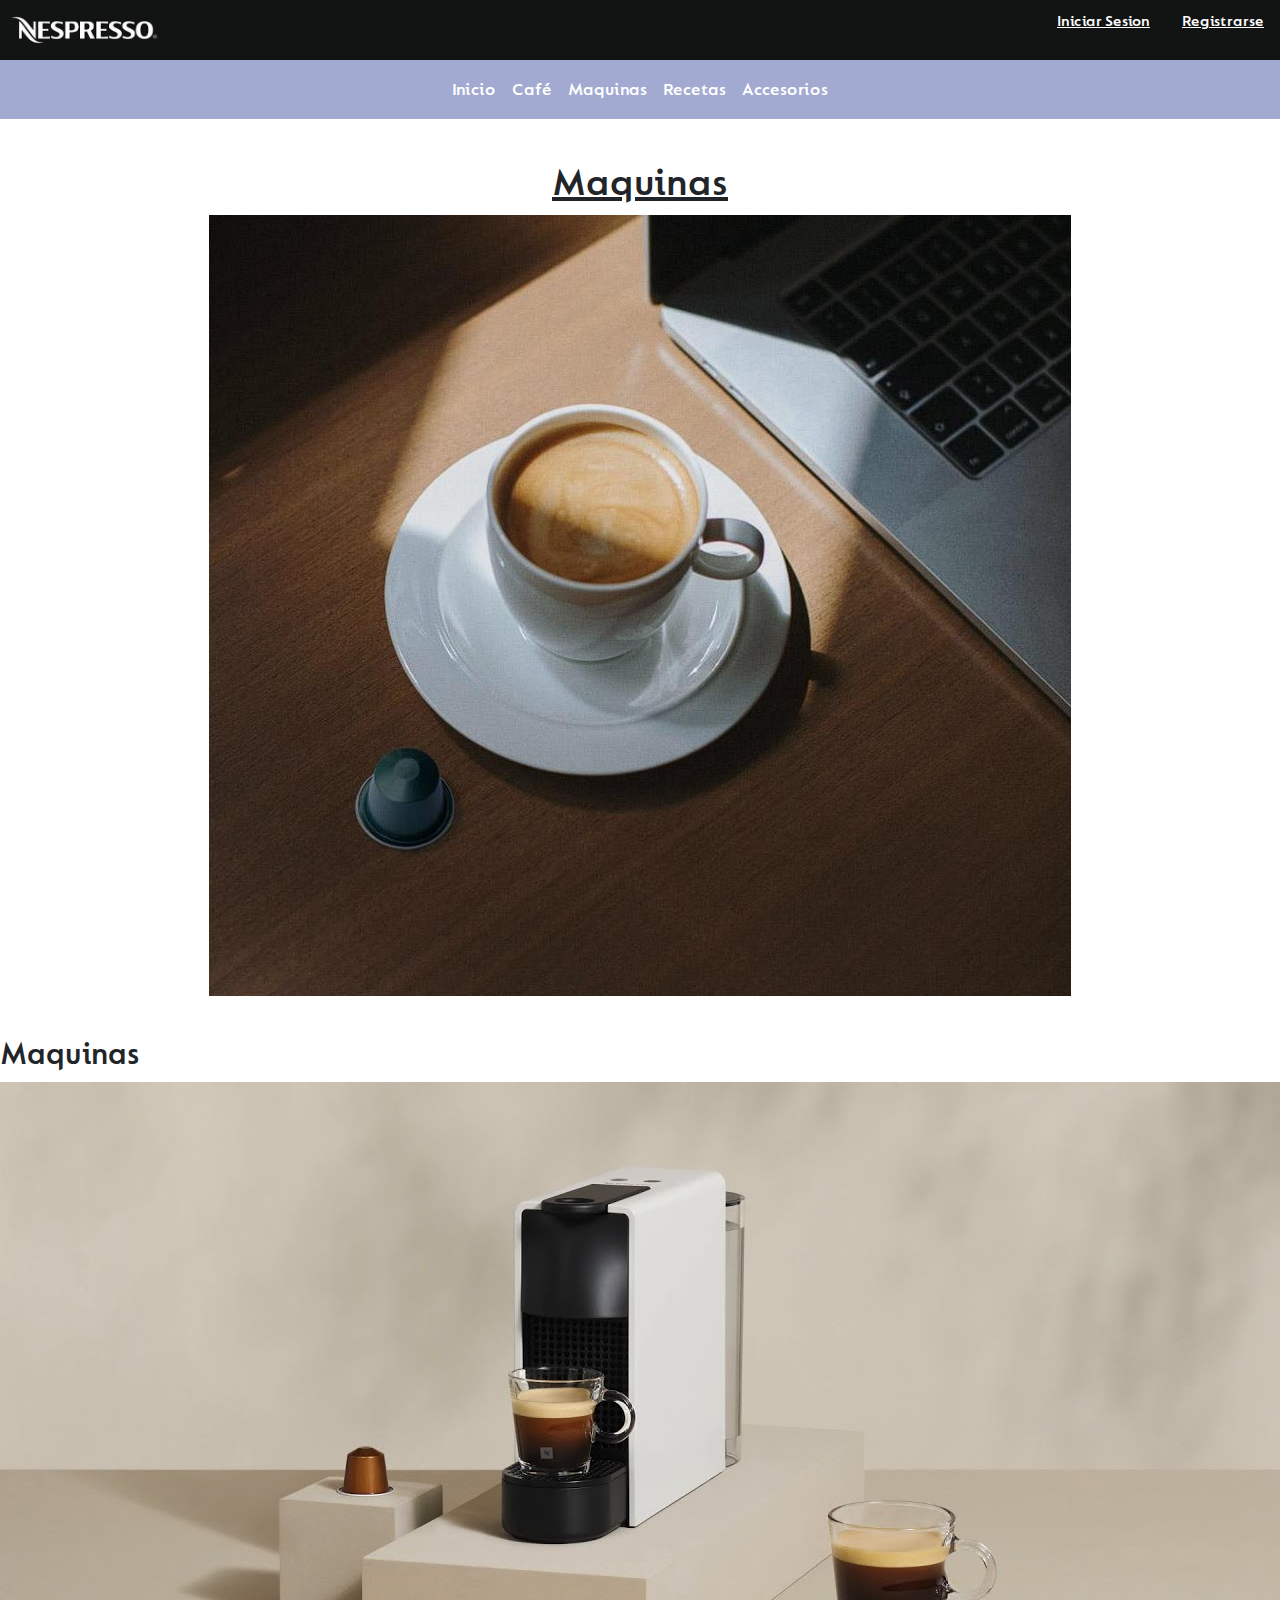
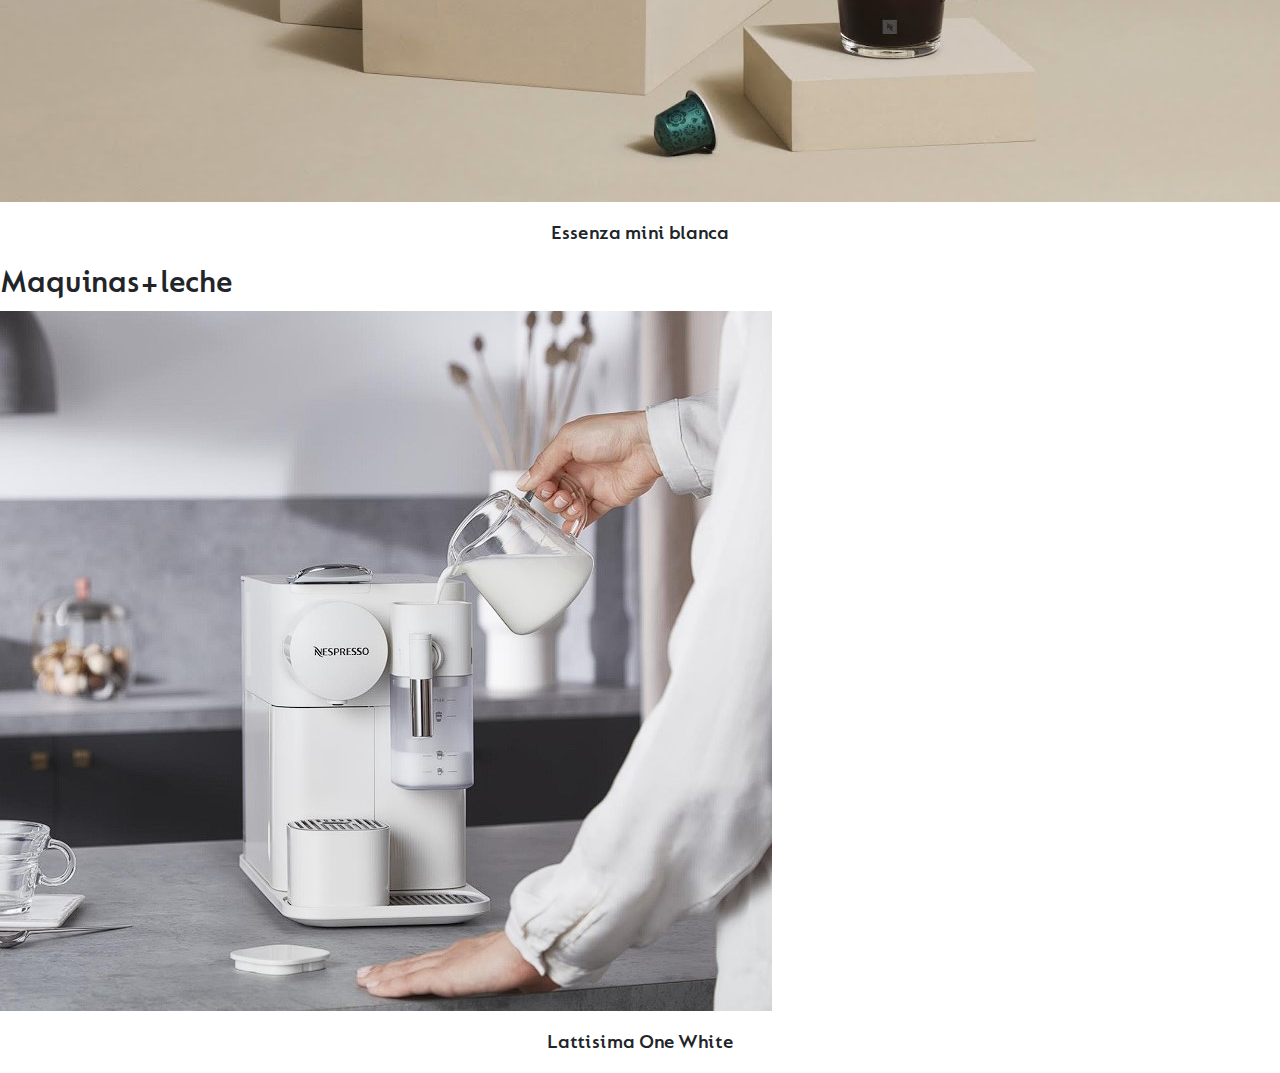
<file: secciones/maquinas.html>
<!doctype html>
<html lang="en">

<head>
    <meta charset="utf-8">
    <meta name="viewport" content="width=device-width, initial-scale=1">
    <title>Máquinas</title>
    <link href="https://cdn.jsdelivr.net/npm/bootstrap@5.3.3/dist/css/bootstrap.min.css" rel="stylesheet"
        integrity="sha384-QWTKZyjpPEjISv5WaRU9OFeRpok6YctnYmDr5pNlyT2bRjXh0JMhjY6hW+ALEwIH" crossorigin="anonymous">
    <link rel="stylesheet" href="../css/estilo.css">
</head>




<body>

    <!------ ENCABEZADO------->
    <header class="encabezado">



        <div class="inicio-sesion">
            <!-- Logo Nespresso -->
            <a href="../index.html">
                <img src="../recursos/logo-nespresso-dos.jfif" alt="Logo Nespresso">
            </a>
            <!-- Iniciar Sesion - Registrarse -->
            <ul>
                <li>Iniciar Sesion</li>
                <li>Registrarse</li>
            </ul>
        </div class="inicio-sesion">


        <nav class="navegacion">


            <!-- Lista con nav -->

            <nav class="navbar navbar-expand-lg">
                <div class="container-fluid">

                    <!-- Menú hamburguesa -->
                    <button class="navbar-toggler" type="button" data-bs-toggle="collapse" data-bs-target="#navbarNav"
                        aria-controls="navbarNav" aria-expanded="false" aria-label="Toggle navigation">
                        <span class="navbar-toggler-icon"></span>
                    </button>

                    <!-- Lista de enlaces -->
                    <div class="collapse navbar-collapse" id="navbarNav">
                        <ul class="navbar-nav">
                            <li class="nav-item">
                                <a class="nav-link active text-white" aria-current="page"
                                    href="../index.html">Inicio</a>
                            </li>
                            <li class="nav-item">
                                <a class="nav-link text-white" href="../secciones/cafe.html">Café</a>
                            </li>
                            <li class="nav-item">
                                <a class="nav-link text-white" href="../secciones/maquinas.html">Maquinas</a>
                            </li>
                            <li class="nav-item">
                                <a class="nav-link text-white" href="../secciones/recetas.html">Recetas</a>
                            </li>
                            <li class="nav-item">
                                <a class="nav-link text-white" href="../secciones/accesorios.html">Accesorios</a>
                            </li>
                        </ul>
                    </div>
                </div>
            </nav>
    </header>

    <section class="seccion-maquinas">
        <article class="maquinas-01">
            <h1>Maquinas</h1>
            <img src="../recursos/Cafenespresso.jpg" alt="cafe taza nespresso">
        </article>

        <article class="maquinas-02">
            <h2>Maquinas</h2>
            <img src="../recursos/essenzaminiblanca.jpg" alt="Modelo Essenza Mini Blanca">
            <br>
            <p>Essenza mini blanca</p>
        </article>

        <article class="maquinas-03">
            <h2>Maquinas+leche</h2>
            <img src="../recursos/latissima-one.jpg" alt="Modelo Latissima One">
            <br>
            <p>Lattisima One White</p>
        </article>
    </section>


        <!-- java -->
        <script src="https://cdn.jsdelivr.net/npm/bootstrap@5.3.3/dist/js/bootstrap.bundle.min.js"
        integrity="sha384-YvpcrYf0tY3lHB60NNkmXc5s9fDVZLESaAA55NDzOxhy9GkcIdslK1eN7N6jIeHz"
        crossorigin="anonymous"></script>
</body>
</body>

</html>
</file>
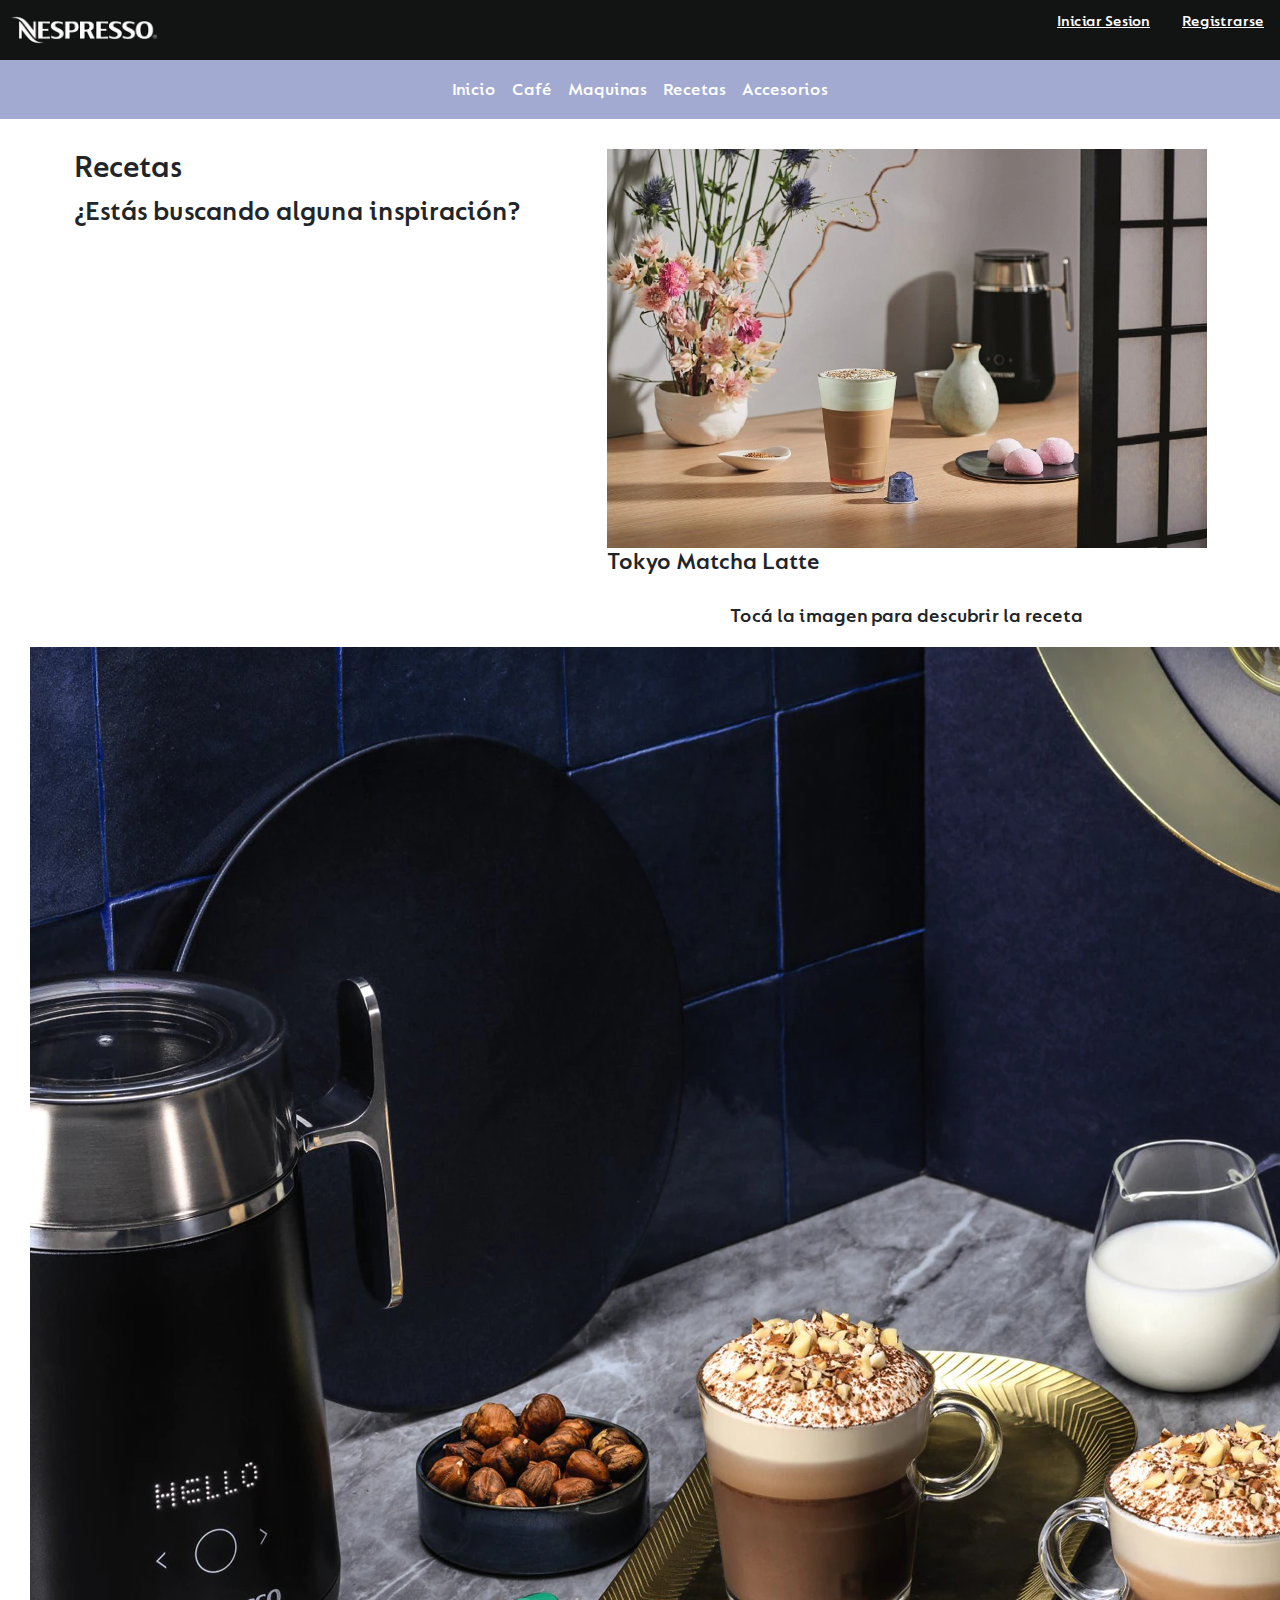
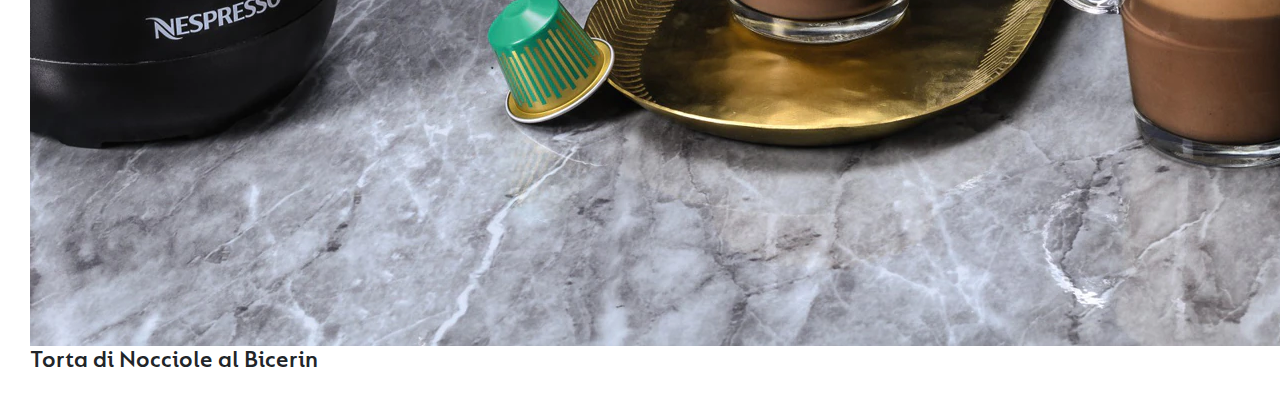
<file: secciones/recetas.html>
<!doctype html>
<html lang="en">

<head>
    <meta charset="utf-8">
    <meta name="viewport" content="width=device-width, initial-scale=1">
    <title>Recetas</title>
    <link href="https://cdn.jsdelivr.net/npm/bootstrap@5.3.3/dist/css/bootstrap.min.css" rel="stylesheet"
        integrity="sha384-QWTKZyjpPEjISv5WaRU9OFeRpok6YctnYmDr5pNlyT2bRjXh0JMhjY6hW+ALEwIH" crossorigin="anonymous">
    <link rel="stylesheet" href="../css/estilo.css">
</head>




<body>

    <!------ ENCABEZADO------->
    <header class="encabezado">



        <div class="inicio-sesion">
            <!-- Logo Nespresso -->
            <a href="../index.html">
                <img src="../recursos/logo-nespresso-dos.jfif" alt="Logo Nespresso">
            </a>
            <!-- Iniciar Sesion - Registrarse -->
            <ul>
                <li>Iniciar Sesion</li>
                <li>Registrarse</li>
            </ul>
        </div class="inicio-sesion">


        <nav class="navegacion">


            <!-- Lista con nav -->

            <nav class="navbar navbar-expand-lg">
                <div class="container-fluid">

                    <!-- Menú hamburguesa -->
                    <button class="navbar-toggler" type="button" data-bs-toggle="collapse" data-bs-target="#navbarNav"
                        aria-controls="navbarNav" aria-expanded="false" aria-label="Toggle navigation">
                        <span class="navbar-toggler-icon"></span>
                    </button>

                    <!-- Lista de enlaces -->
                    <div class="collapse navbar-collapse" id="navbarNav">
                        <ul class="navbar-nav">
                            <li class="nav-item">
                                <a class="nav-link active text-white" aria-current="page" href="../index.html">Inicio</a>
                            </li>
                            <li class="nav-item">
                                <a class="nav-link text-white" href="../secciones/cafe.html">Café</a>
                            </li>
                            <li class="nav-item">
                                <a class="nav-link text-white" href="../secciones/maquinas.html">Maquinas</a>
                            </li>
                            <li class="nav-item">
                                <a class="nav-link text-white" href="../secciones/recetas.html">Recetas</a>
                            </li>
                            <li class="nav-item">
                                <a class="nav-link text-white" href="../secciones/accesorios.html">Accesorios</a>
                            </li>
                        </ul>
                    </div>
                </div>
            </nav>


            <!-- Banner -->
        </nav>
    </header>

    <section class="seccion-recetas">
        <article class="recetas-01">
            <h2>Recetas</h2>
            <h3>¿Estás buscando alguna inspiración?</h3>
        </article>

        <article class="recetas-02">
            <a href="./tokyomatcha.html">
                <img src="../recursos/tokyo-matcha-latte.png" alt="tokyo-matcha-latte">
            </a href="./tokyomatcha.html">
            <h4>Tokyo Matcha Latte</h4>
            <p>Tocá la imagen para descubrir la receta</p>
        </article>

        <article class="recetas-03">
            <img src="../recursos/receta-nocchiole.png" alt="receta nocciole">
            <h4>Torta di Nocciole al Bicerin</h4>
        </article>
    </section>


        <!-- java -->
        <script src="https://cdn.jsdelivr.net/npm/bootstrap@5.3.3/dist/js/bootstrap.bundle.min.js"
        integrity="sha384-YvpcrYf0tY3lHB60NNkmXc5s9fDVZLESaAA55NDzOxhy9GkcIdslK1eN7N6jIeHz"
        crossorigin="anonymous"></script>
</body>
</body>

</html>
</file>
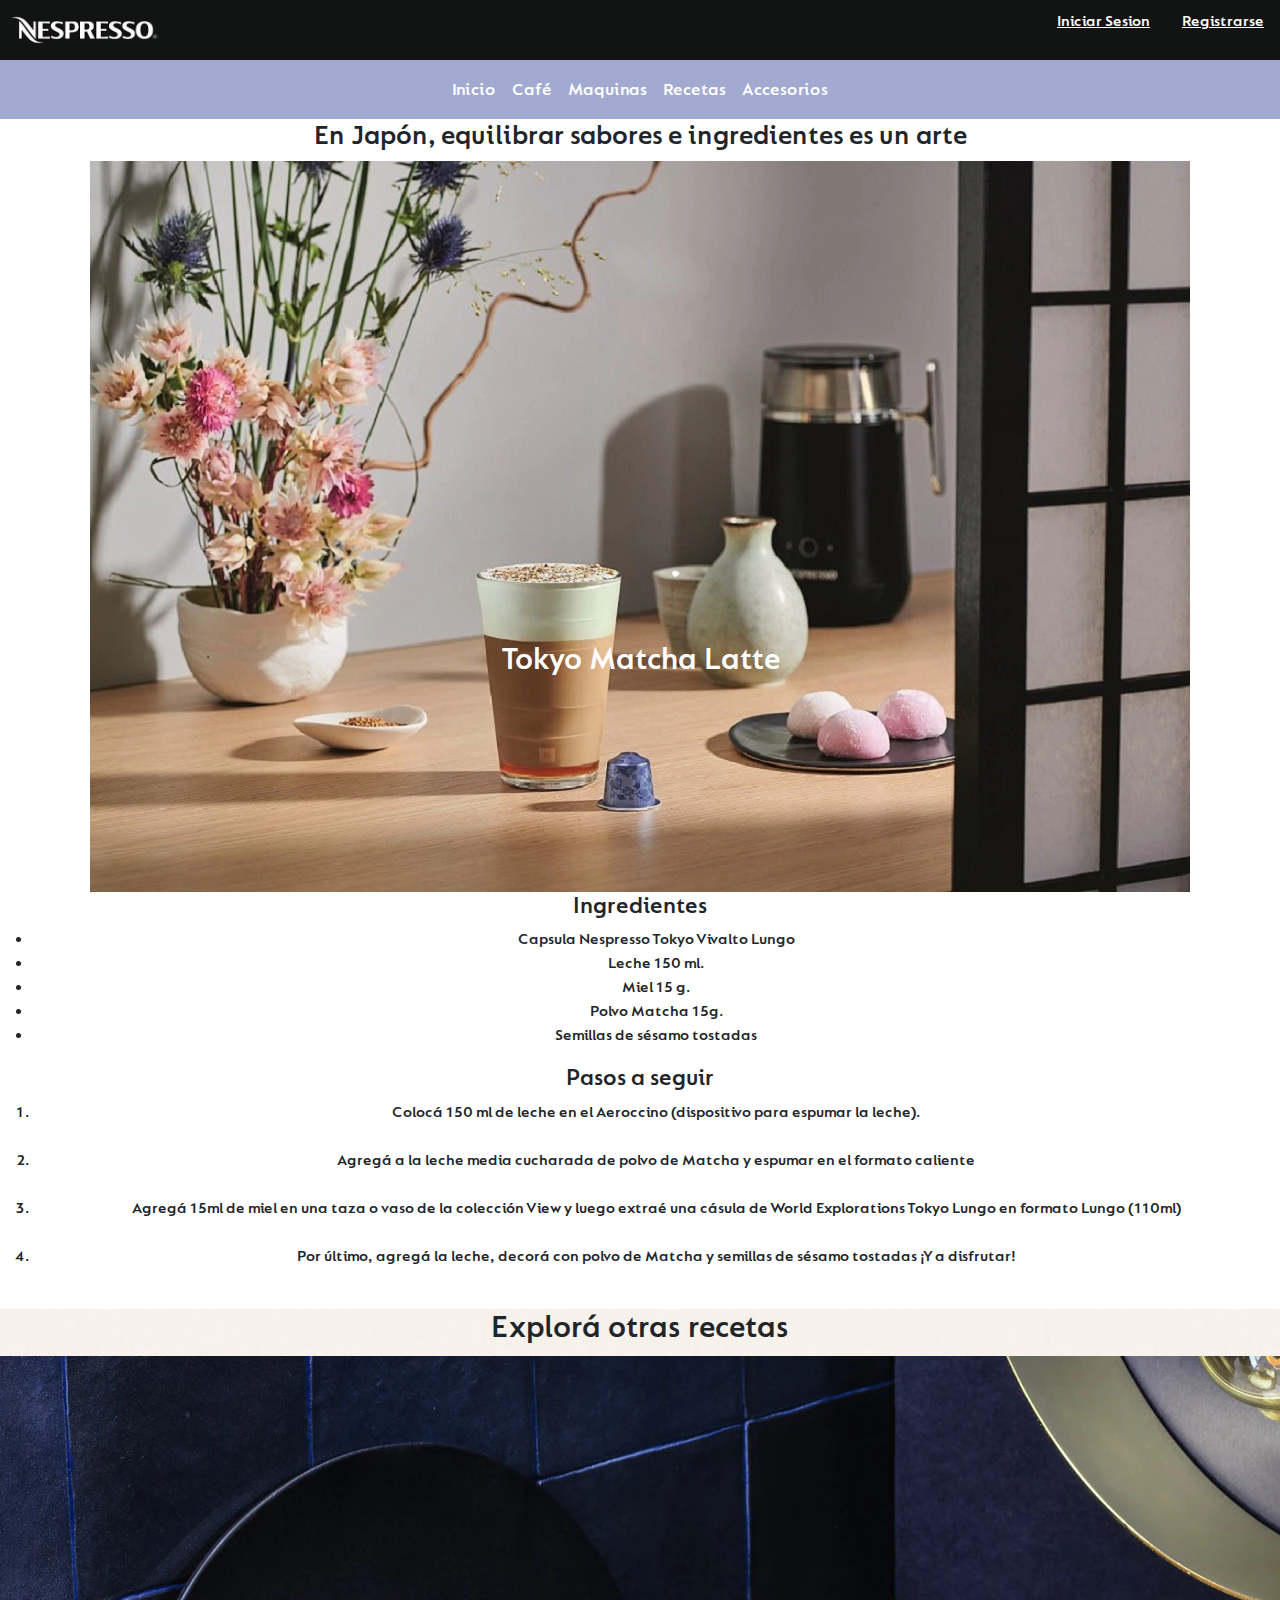
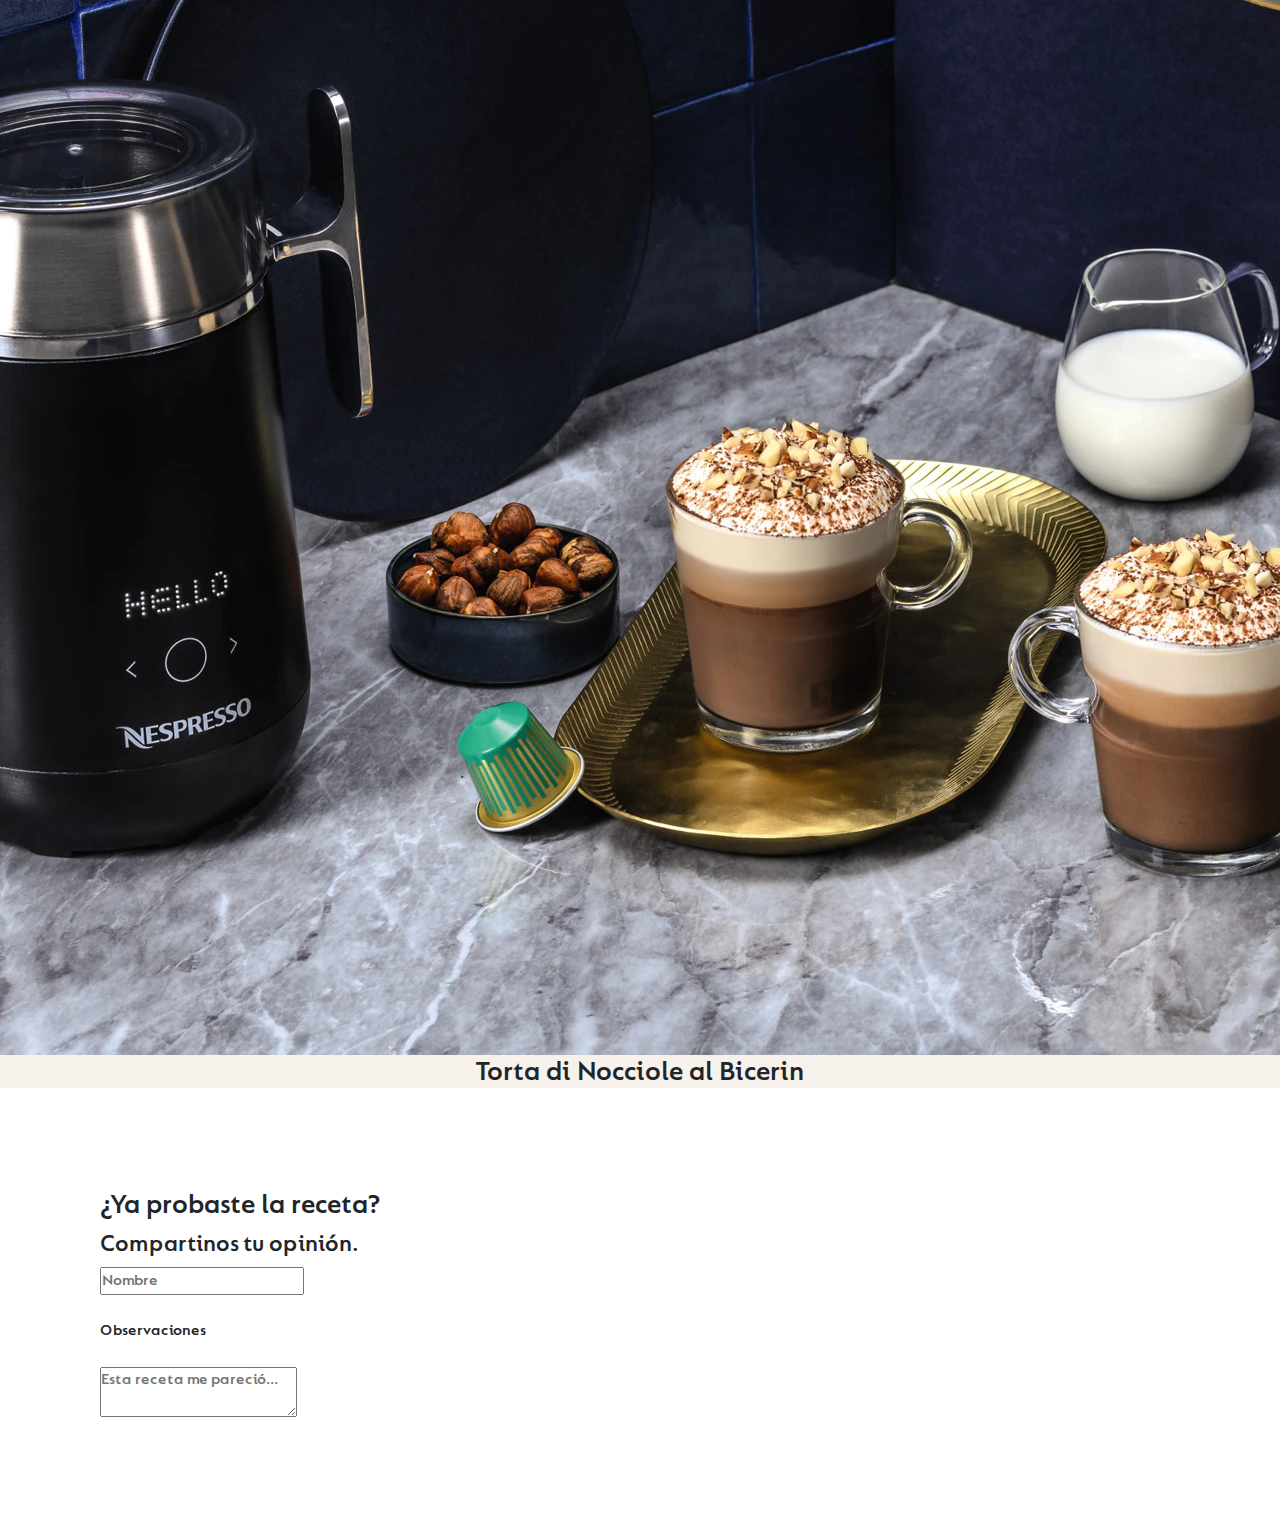
<file: secciones/tokyomatcha.html>
<!doctype html>
<html lang="en">

<head>
    <meta charset="utf-8">
    <meta name="viewport" content="width=device-width, initial-scale=1">
    <title>Recetas</title>
    <link href="https://cdn.jsdelivr.net/npm/bootstrap@5.3.3/dist/css/bootstrap.min.css" rel="stylesheet"
        integrity="sha384-QWTKZyjpPEjISv5WaRU9OFeRpok6YctnYmDr5pNlyT2bRjXh0JMhjY6hW+ALEwIH" crossorigin="anonymous">
    <link rel="stylesheet" href="../css/estilo.css">
</head>




<body>

    <!------ ENCABEZADO------->
    <header class="encabezado">



        <div class="inicio-sesion">
            <!-- Logo Nespresso -->
            <a href="../index.html">
                <img src="../recursos/logo-nespresso-dos.jfif" alt="Logo Nespresso">
            </a>
            <!-- Iniciar Sesion - Registrarse -->
            <ul>
                <li>Iniciar Sesion</li>
                <li>Registrarse</li>
            </ul>
        </div class="inicio-sesion">


        <nav class="navegacion">


            <!-- Lista con nav -->

            <nav class="navbar navbar-expand-lg">
                <div class="container-fluid">

                    <!-- Menú hamburguesa -->
                    <button class="navbar-toggler" type="button" data-bs-toggle="collapse" data-bs-target="#navbarNav"
                        aria-controls="navbarNav" aria-expanded="false" aria-label="Toggle navigation">
                        <span class="navbar-toggler-icon"></span>
                    </button>

                    <!-- Lista de enlaces -->
                    <div class="collapse navbar-collapse" id="navbarNav">
                        <ul class="navbar-nav">
                            <li class="nav-item">
                                <a class="nav-link active text-white" aria-current="page" href="../index.html">Inicio</a>
                            </li>
                            <li class="nav-item">
                                <a class="nav-link text-white" href="../secciones/cafe.html">Café</a>
                            </li>
                            <li class="nav-item">
                                <a class="nav-link text-white" href="../secciones/maquinas.html">Maquinas</a>
                            </li>
                            <li class="nav-item">
                                <a class="nav-link text-white" href="../secciones/recetas.html">Recetas</a>
                            </li>
                            <li class="nav-item">
                                <a class="nav-link text-white" href="../secciones/accesorios.html">Accesorios</a>
                            </li>
                        </ul>
                    </div>
                </div>
            </nav>


            <!-- Banner -->
        </nav>
    </header>

    <section class="seccion-tokyo">
        <article class="tokyo-01">
            <h2>Tokyo Matcha Latte</h2>
            <h3>En Japón, equilibrar sabores e ingredientes es un arte</h3>
            <img src="../recursos/tokyo-matcha-latte.png" alt="Receta Tokyo Matcha Latte">
        </article>

        <article class="tokyo-02">
            <h4>Ingredientes</h4>
            <ul>
                <li>
                    Capsula Nespresso Tokyo Vivalto Lungo
                </li>
                <li>
                    Leche 150 ml.
                </li>
                <li>
                    Miel 15 g.
                </li>
                <li>
                    Polvo Matcha 15g.
                </li>
                <li>
                    Semillas de sésamo tostadas
                </li>
            </ul>
        </article>
        <article class="tokyo-03">
            <h4>Pasos a seguir</h4>
            <ol>
                <li>
                    Colocá 150 ml de leche en el Aeroccino (dispositivo para espumar la leche).
                    <br>
                    <br>
                </li>
                <li>
                    Agregá a la leche media cucharada de polvo de Matcha y espumar en el formato caliente
                    <br>
                    <br>
                </li>
                <li>
                    Agregá 15ml de miel en una taza o vaso de la colección View y luego extraé una cásula de World
                    Explorations Tokyo Lungo en formato Lungo (110ml)
                    <br>
                    <br>
                </li>
                <li>Por último, agregá la leche, decorá con polvo de Matcha y semillas de sésamo tostadas ¡Y a
                    disfrutar!
                    <br>
                    <br>
                </li>
            </ol>
        </article>
    </section>

    <section class="seccion-tokyo-02">
        <article class="tokyo-01">
            <h2>Explorá otras recetas</h2>
            <img src="../recursos/receta-nocchiole.png" alt="Receta nocchiole">
            <h3>Torta di Nocciole al Bicerin</h3>
        </article>
    </section>

    <section class="seccion-tokyo-03">
        <article class="tokyo-02">
            <h3>¿Ya probaste la receta?</h3>
            <h4>Compartinos tu opinión.</h4>
            <form action="#">
                <input type="text" placeholder="Nombre"><br> <br>
                <label for="Observaciones"> Observaciones <br> <br>
                    <textarea placeholder="Esta receta me pareció..."></textarea>
                </label>
        </article>
    </section>
</body>

</html>
</file>
<file: css/estilo.css>
@charset "UTF-8";
@font-face {
  font-family: "LS Lucas Pro Black";
  src: url(../recursos/fuentes/FSLucasPro-Black.ttf); }

@font-face {
  font-family: "LS Lucas Pro Semi Bd";
  src: url(../recursos/fuentes/FSLucasPro-SemiBd.ttf); }

@font-face {
  font-family: "LS Lucas Pro Regular";
  src: url(../recursos/fuentes/FSLucasPro-Regular.ttf); }

@font-face {
  font-family: "LS Lucas Pro Italic";
  src: url(../recursos/fuentes/FSLucasPro-Italic.ttf); }

* {
  margin: 0;
  padding: 0;
  box-sizing: border-box;
  font-family: "LS Lucas Pro Semi Bd"; }

.seccion-maquinas .maquinas-texto {
  background-color: #E6E6E6;
  color: white; }

@keyframes mover {
  0% {
    transform: translateX(0); }
  50% {
    transform: translateX(50px); }
  100% {
    transform: translateX(0); } }

/* ENCABEZADO */
.encabezado {
  background-color: #A2AAD1;
  color: #E6E6E6; }
  .encabezado .inicio-sesion {
    display: flex;
    text-decoration: underline;
    align-items: center;
    flex-direction: row;
    background-color: #121413;
    color: white;
    justify-content: space-between; }
    .encabezado .inicio-sesion a img {
      height: 60px; }
    .encabezado .inicio-sesion ul {
      display: flex;
      list-style: none; }
      .encabezado .inicio-sesion ul li {
        padding: 0 1rem; }
  .encabezado .navegacion {
    display: flex;
    justify-content: center;
    margin: 0;
    padding: 0;
    font-size: large; }

.index h1 {
  font-family: "LS Lucas Pro Black";
  text-align: center; }

.index .banner {
  margin: 0; }
  .index .banner img {
    margin: 1rem 0;
    width: 100vw; }
  .index .banner div {
    font-family: "LS Lucas Pro Italic";
    position: absolute;
    bottom: 120px;
    right: 100px;
    color: #E6E6E6;
    padding-left: 560px;
    padding-right: 450px;
    text-align: center; }

.index .seccion-02 {
  display: grid;
  grid-template-columns: 1fr 1fr 1fr;
  grid-template-rows: repeat(1, 600px);
  grid-template-areas: "imagen-01 imagen-02 imagen-03";
  max-width: 1500px;
  margin: auto; }
  .index .seccion-02 article {
    grid-area: imagen-01;
    background-image: url("../recursos/cereza-cafe.jpg");
    background-size: cover;
    color: white; }
    .index .seccion-02 article :hover {
      color: #304255;
      transition: all .3s; }
  .index .seccion-02 .imagen-02 {
    grid-area: imagen-02;
    background-image: url("../recursos/latissima-one.jpg");
    color: white;
    background-size: cover; }
    .index .seccion-02 .imagen-02 :hover {
      color: #304255;
      transition: all .3s; }
  .index .seccion-02 .imagen-03 {
    grid-area: imagen-03;
    background-image: url("../recursos/lume-accesorios.png");
    color: white;
    background-size: cover; }
    .index .seccion-02 .imagen-03 :hover {
      color: #304255;
      transition: all .3s; }

.index .seccion-03 {
  max-width: 700px;
  margin: auto;
  color: #A2AAD1;
  padding: 100px; }
  .index .seccion-03 p {
    font-family: "LS Lucas Pro Regular"; }
  .index .seccion-03 img {
    max-width: 700px; }
    .index .seccion-03 img :hover {
      color: #304255;
      transition: all .3s;
      background-color: white; }

@media (max-width: 450px) {
  .banner-texto {
    color: black;
    padding: 0;
    margin: auto;
    text-align: center;
    flex-direction: column;
    justify-content: center; }
  .banner-texto h2 {
    display: none; }
  .seccion-02 {
    display: block;
    justify-content: center; } }

footer {
  display: flex;
  justify-content: space-between;
  padding: 20px 0;
  background-color: #121413;
  color: white;
  margin: auto;
  align-items: center; }
  footer div {
    padding: 20px; }
    footer div img {
      width: 150px; }

.seccion-cafe {
  display: flex;
  flex-wrap: nowrap;
  justify-content: center;
  box-sizing: border-box;
  flex-direction: column;
  align-items: center;
  background-color: white; }

.cafe-01 {
  margin: 25px 50px;
  width: 630px;
  padding: 10px;
  border: 1px solid #ccc;
  border-radius: 5px;
  background-color: #E6E6E6;
  text-align: center;
  color: #907A8C; }
  .cafe-01 img {
    width: 500px;
    margin: auto; }
  .cafe-01 iframe {
    width: 100px;
    height: 100px;
    animation: mover 2s ease-in-out infinite; }

p {
  text-align: center;
  padding: 1rem 0 0 0;
  font-weight: 400;
  font-size: 20px; }

.grid-contenido {
  display: grid;
  grid-template-columns: repeat(1, 1fr); }
  .grid-contenido h2 {
    text-align: center;
    font-size: 30px;
    font-weight: 500;
    text-decoration: underline;
    padding: 1rem 0 0 0;
    color: #907A8C; }
  .grid-contenido h3 {
    text-align: center;
    font-size: 30px;
    font-weight: 500;
    padding: 1rem 0 0 0;
    color: #907A8C; }
  .grid-contenido .cafe-imagen {
    position: relative; }
    .grid-contenido .cafe-imagen img {
      max-height: 550px;
      /* Altura máxima de la imagen */
      width: 100%;
      display: block; }
  .grid-contenido .contenido {
    position: absolute;
    top: 50%;
    left: 50%;
    transform: translate(-50%, -50%);
    text-align: left;
    padding: 20px;
    color: white;
    background-color: rgba(0, 0, 0, 0.5);
    text-shadow: 2px 2px 4px rgba(0, 0, 0, 0.9);
    border-radius: 5px;
    max-width: 80%;
    /* Ancho máximo del contenido */ }
    .grid-contenido .contenido h2 {
      margin-bottom: 10px;
      color: #A2AAD1; }

.seccion-maquinas .maquinas-texto {
  text-align: center; }

.seccion-maquinas .maquinas-01 {
  text-align: center;
  padding: 40px; }
  .seccion-maquinas .maquinas-01 h1 {
    text-decoration: underline; }

.carousel-item {
  font-family: "LS Lucas Pro Semi Bd"; }

.recetas {
  text-align: center;
  padding: 30px; }

.seccion-recetas {
  display: flex;
  justify-content: center;
  justify-content: space-around;
  flex-wrap: wrap;
  align-items: flex-start;
  padding: 30px; }
  .seccion-recetas .recetas-01 img {
    width: 600px; }
  .seccion-recetas .recetas-01 p {
    text-align: left; }
  .seccion-recetas .recetas-02 img {
    width: 600px; }

.carousel-item img {
  height: 500px;
  width: 300px;
  object-fit: cover; }

.carousel-caption {
  position: absolute;
  bottom: 0;
  left: 0;
  right: 0;
  background-color: rgba(0, 0, 0, 0.5);
  color: white;
  padding: 1rem; }

.seccion-accesorios .accesorios-01 {
  background-color: #E6E6E6;
  background-image: url(../recursos/fondo-beige.jpg);
  background-position: center;
  height: 500px;
  text-align: center;
  margin: 100px; }
  .seccion-accesorios .accesorios-01 img {
    height: 100%; }

.seccion-accesorios .accesorios-02 {
  display: grid;
  grid-template-columns: 1fr 1fr 1fr 1fr 1fr;
  grid-template-rows: 1fr;
  gap: 10px 15px;
  grid-auto-flow: row;
  grid-template-areas: "imagen-1 imagen-2 imagen-3 imagen-4 imagen-5"; }
  .seccion-accesorios .accesorios-02 img {
    width: 100%; }

.seccion-accesorios .imagen-1 {
  grid-area: imagen-1; }

.seccion-accesorios .imagen-2 {
  grid-area: imagen-2; }

.seccion-accesorios .imagen-3 {
  grid-area: imagen-3; }

.seccion-accesorios .imagen-4 {
  grid-area: imagen-4; }

.seccion-accesorios .imagen-5 {
  grid-area: imagen-5; }

.seccion-tokyo {
  text-align: center; }
  .seccion-tokyo .tokyo-01 {
    position: relative;
    display: inline-block; }
    .seccion-tokyo .tokyo-01 h1 {
      position: absolute;
      top: 40%;
      left: 50%;
      transform: translate(-50%, -50%);
      z-index: 1;
      color: white;
      font-size: 4vw;
      /* Utiliza vw (viewport width) para hacer el tamaño de fuente relativo al tamaño de la pantalla */
      text-align: center;
      width: 90%; }
    .seccion-tokyo .tokyo-01 h2 {
      position: absolute;
      top: 70%;
      left: 50%;
      transform: translate(-50%, -50%);
      z-index: 1;
      color: white;
      text-align: center;
      width: 90%; }
  .seccion-tokyo .pasos {
    margin: 40px; }

.dos {
  display: flex;
  justify-content: center;
  padding: 2opx; }
  .dos .bloque {
    margin-top: 150px;
    border: 1px solid #ccc;
    /* Añade un borde alrededor de cada bloque de texto */
    margin-right: 50px; }

.seccion-tokyo-02 {
  background-image: url(../recursos/fondo-beige.jpg);
  text-align: center; }
  .seccion-tokyo-02 .tokyo-03 img {
    width: 400px;
    border: 1px solid #ccc; }

.seccion-tokyo-03 {
  margin: 100px; }
</file>
